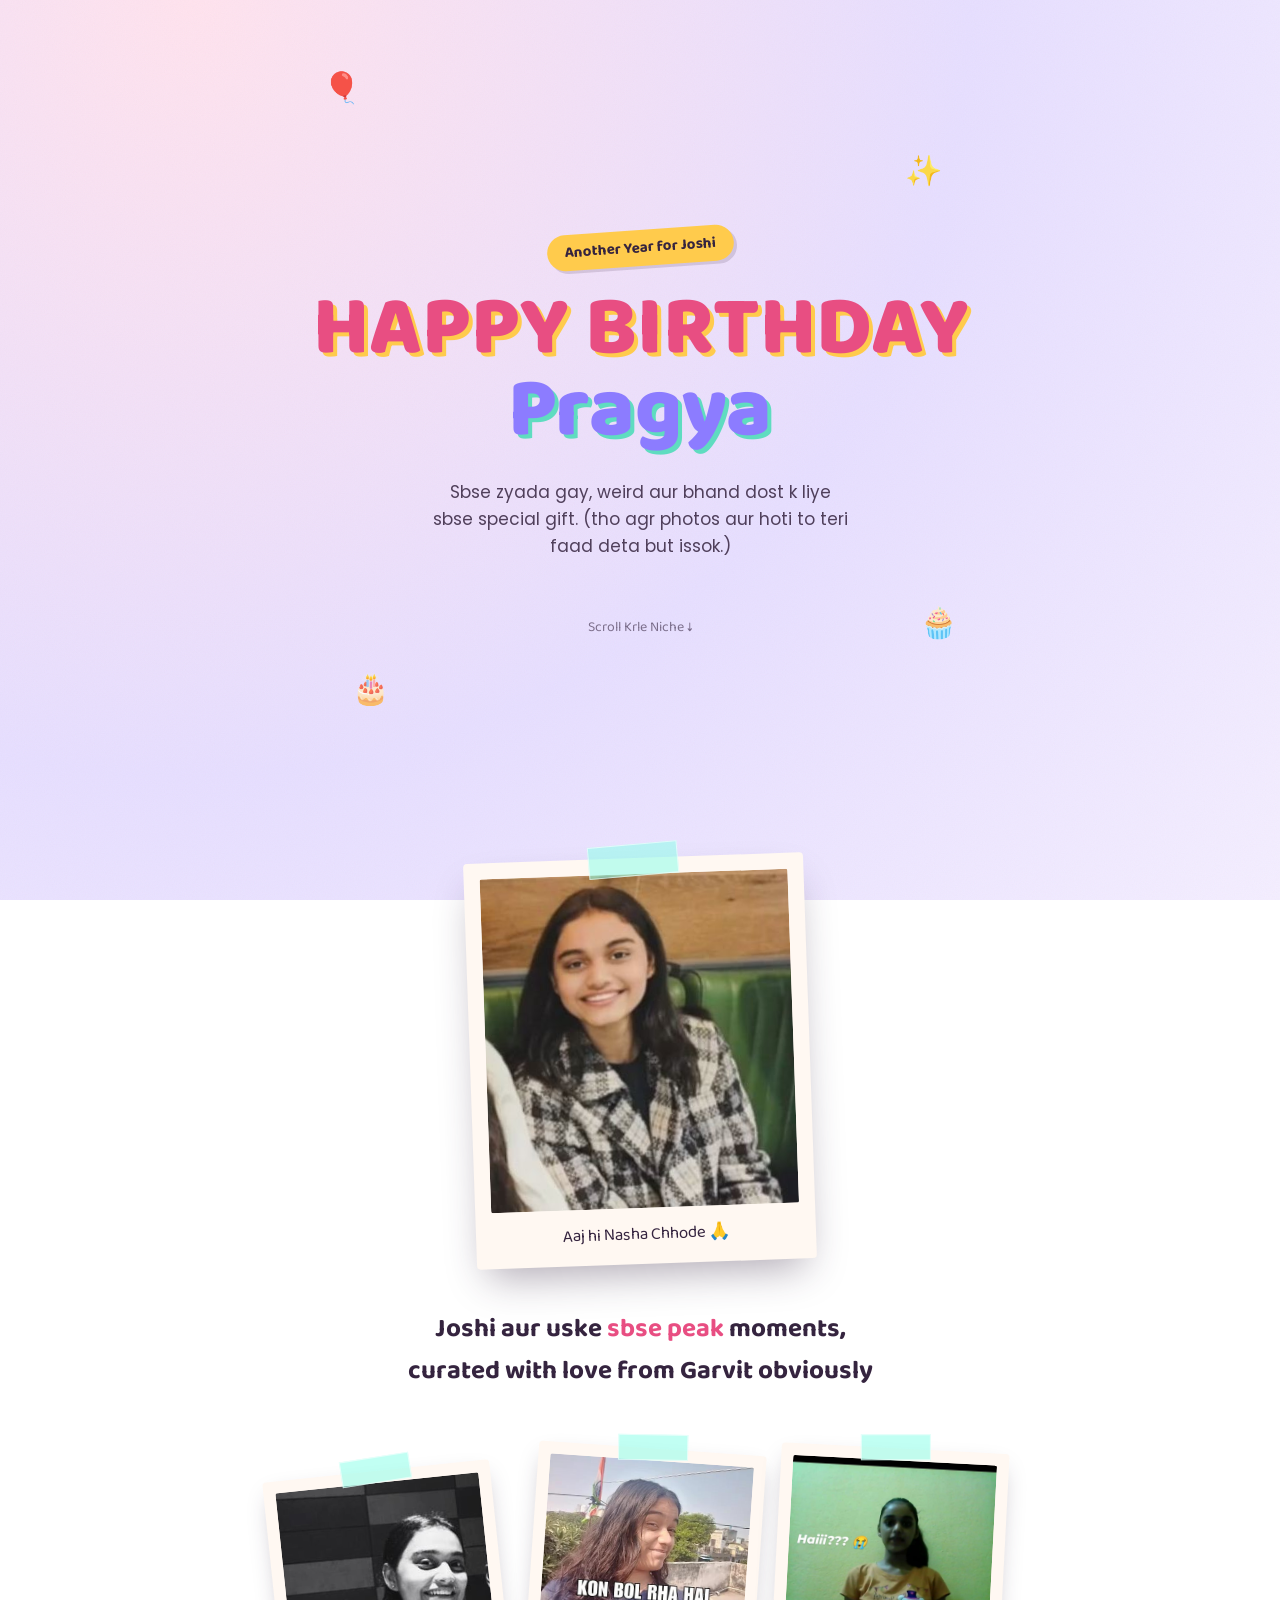
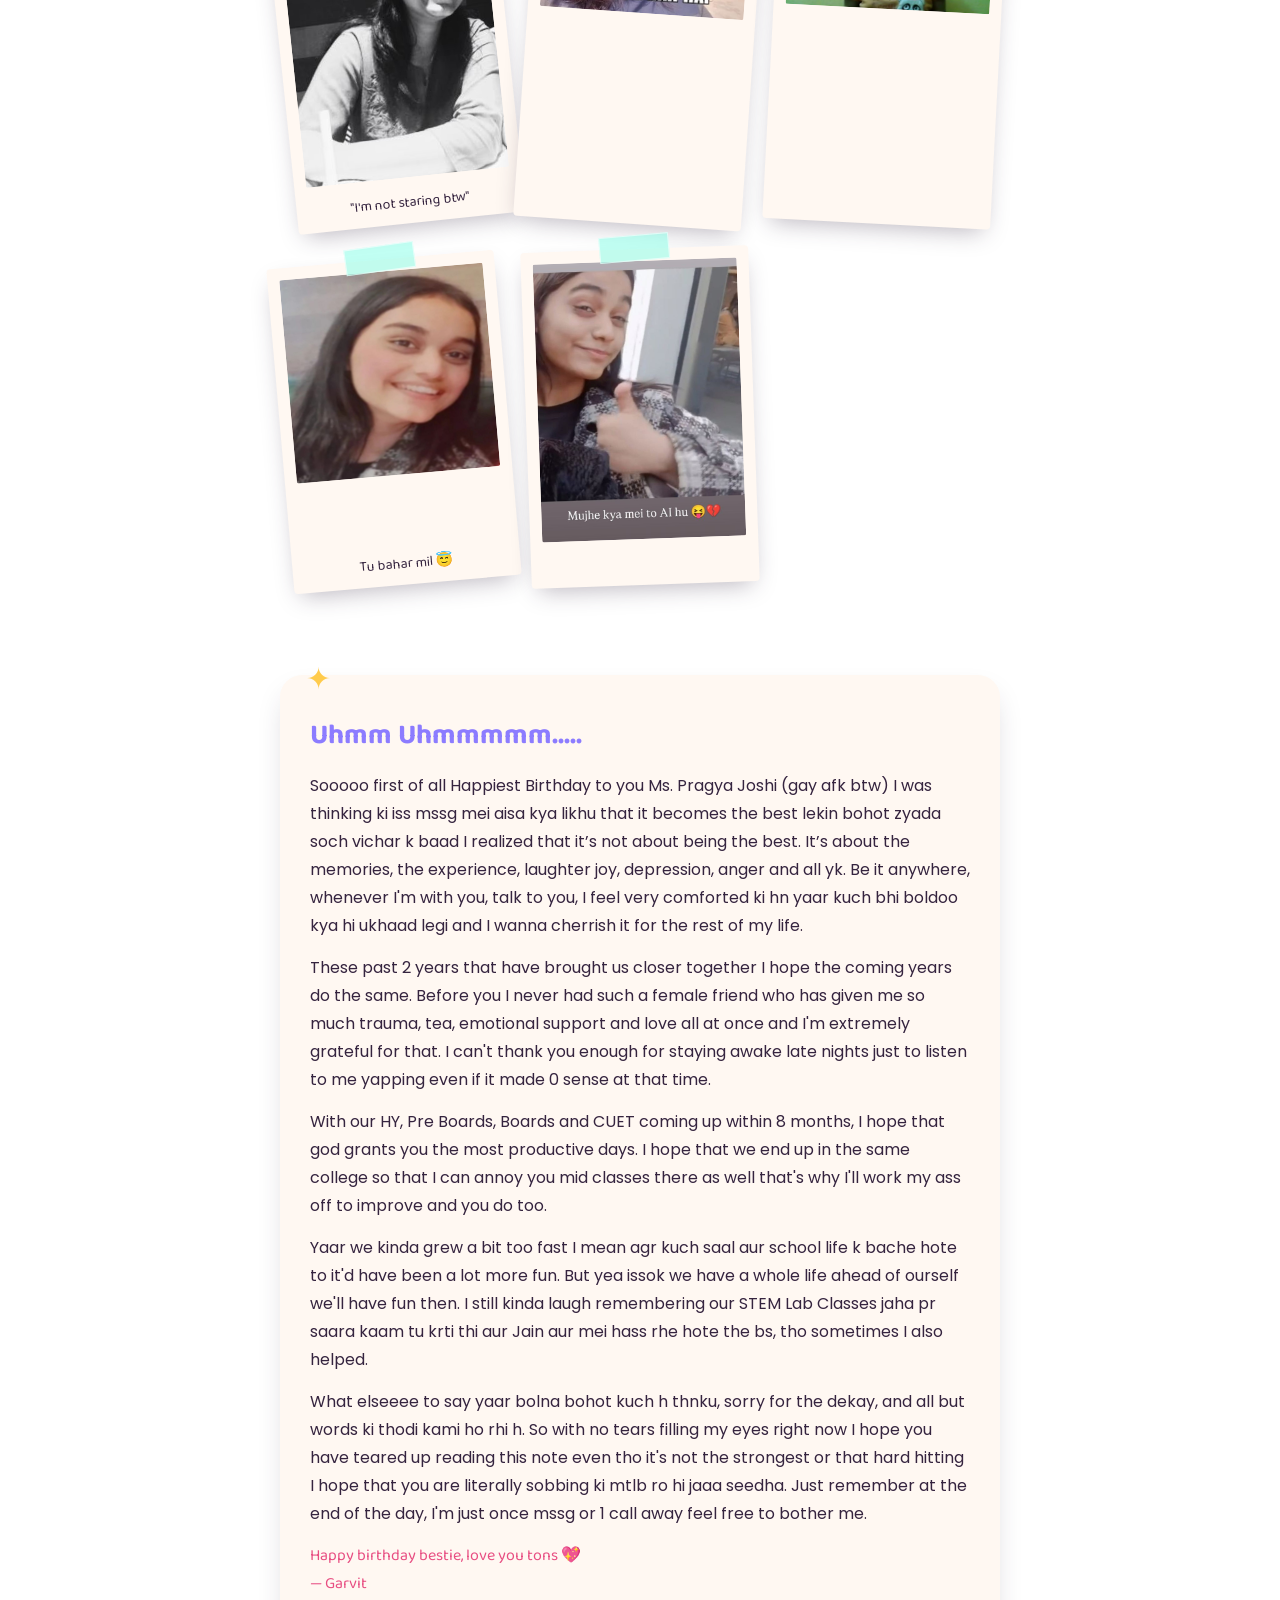
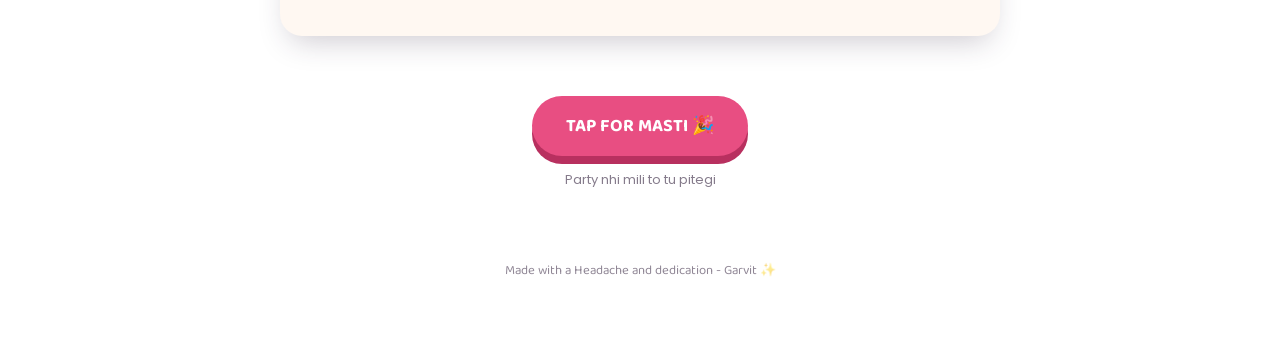
<file: attachments/birthday_card_masti.html>
<!DOCTYPE html>
<html lang="en">
<head>
<meta charset="UTF-8">
<meta name="viewport" content="width=device-width, initial-scale=1.0">
<title>Bhand Joshi Ka Birthday</title>
<link rel="preconnect" href="https://fonts.googleapis.com">
<link href="https://fonts.googleapis.com/css2?family=Baloo+2:wght@500;700;800&family=Poppins:ital,wght@0,400;0,500;0,600;1,500&display=swap" rel="stylesheet">
<style>
  :root{
    --pink: #FF6FA0;
    --pink-deep: #E84E82;
    --violet: #8C7CFF;
    --sun: #FFCB4C;
    --mint: #5FDCC0;
    --cream: #FFF8F2;
    --ink: #35243F;
    --bg1: #FFE3EE;
    --bg2: #E7DFFF;
  }
  *{box-sizing:border-box;}
  html{scroll-behavior:smooth;}
  body{
    margin:0;
    font-family:'Poppins',sans-serif;
    color:var(--ink);
    background: radial-gradient(circle at 15% 0%, var(--bg1) 0%, var(--bg2) 55%, #F4EEFF 100%);
    background-attachment: fixed;
    overflow-x:hidden;
    min-height:100vh;
  }
  .noise{
    position:fixed; inset:0; pointer-events:none; z-index:0; opacity:.04;
    background-image:url("data:image/svg+xml,%3Csvg xmlns='http://www.w3.org/2000/svg' width='120' height='120'%3E%3Cfilter id='n'%3E%3CfeTurbulence type='fractalNoise' baseFrequency='0.9' numOctaves='2'/%3E%3C/filter%3E%3Crect width='100%25' height='100%25' filter='url(%23n)'/%3E%3C/svg%3E");
  }

  .stage{position:relative; z-index:1; max-width:760px; margin:0 auto; padding:0 20px 80px;}

  /* HERO */
  .hero{
    min-height:92vh; display:flex; flex-direction:column; align-items:center; justify-content:center;
    text-align:center; padding-top:40px; position:relative;
  }
  .hero .eyebrow-sticker{
    font-family:'Baloo 2', sans-serif; font-weight:700; font-size:15px;
    background:var(--sun); color:var(--ink); padding:6px 18px; border-radius:20px;
    transform:rotate(-4deg); display:inline-block; margin-bottom:22px;
    box-shadow:3px 3px 0 rgba(53,36,63,.15);
  }
  .hero h1{
    font-family:'Baloo 2', sans-serif; font-weight:800;
    font-size:clamp(42px, 12vw, 84px); line-height:0.98; margin:0;
    color:var(--pink-deep);
    text-shadow: 4px 4px 0 var(--sun);
  }
  .hero h1 span{display:block; color:var(--violet); text-shadow:4px 4px 0 var(--mint);}
  .hero p.sub{
    font-size:17px; max-width:420px; margin:26px auto 0; opacity:.85; line-height:1.6;
  }
  .scroll-cue{
    margin-top:56px; font-family:'Baloo 2',sans-serif; font-size:14px; opacity:.6;
    animation: bob 1.8s ease-in-out infinite;
  }
  @keyframes bob{0%,100%{transform:translateY(0)}50%{transform:translateY(8px)}}

  .floaty{position:absolute; font-size:30px; user-select:none; opacity:.9;}

  /* SECTION LABELS - no eyebrow caps, just conversational */
  .lead-in{
    text-align:center; max-width:480px; margin:0 auto 46px;
    font-family:'Baloo 2',sans-serif; font-weight:700; font-size:26px; color:var(--ink);
  }
  .lead-in em{font-style:normal; color:var(--pink-deep);}

  /* GALLERY */
  .gallery{
    display:grid; grid-template-columns:repeat(2,1fr); gap:26px 18px;
    padding:10px 0 30px;
  }
  .polaroid{
    background:var(--cream); padding:12px 12px 46px; border-radius:4px;
    box-shadow:0 10px 24px -8px rgba(53,36,63,.35);
    transition: transform .25s ease, box-shadow .25s ease;
    position:relative;
  }
  .polaroid img{width:100%; display:block; border-radius:2px;}
  .polaroid .cap{
    position:absolute; bottom:10px; left:12px; right:12px;
    font-family:'Baloo 2',sans-serif; font-size:14px; text-align:center; color:var(--ink);
  }
  .polaroid:hover{transform:translateY(-6px) rotate(0deg) !important; box-shadow:0 16px 30px -8px rgba(53,36,63,.4);}
  .polaroid:nth-child(1){transform:rotate(-6deg); margin-top:22px;}
  .polaroid:nth-child(2){transform:rotate(4deg);}
  .polaroid:nth-child(3){transform:rotate(3deg);}
  .polaroid:nth-child(4){transform:rotate(-5deg); margin-top:10px;}
  .polaroid:nth-child(5){grid-column:1/-1; max-width:320px; margin:0 auto; transform:rotate(-2deg);}
  .tape{
    position:absolute; top:-14px; left:50%; transform:translateX(-50%) rotate(-3deg);
    width:70px; height:26px; background:rgba(143,255,234,.55); border:1px solid rgba(255,255,255,.6);
  }

  /* FEATURED / MAIN PHOTO */
  .featured{
    display:flex; justify-content:center; margin:8px 0 44px;
  }
  .featured .polaroid{
    max-width:340px; width:80%; padding:16px 16px 56px;
    transform:rotate(-2deg);
    box-shadow:0 20px 40px -12px rgba(53,36,63,.4);
  }
  .featured .polaroid .cap{
    font-size:17px; bottom:16px;
  }
  .featured .tape{width:90px; height:32px;}

  /* MESSAGE CARD */
  .note{
    background:var(--cream); border-radius:22px; padding:38px 30px; margin:60px 0;
    box-shadow:0 14px 30px -10px rgba(53,36,63,.25); position:relative;
  }
  .note::before{
    content:"✦"; position:absolute; top:-18px; left:26px; font-size:30px; color:var(--sun);
  }
  .note h2{
    font-family:'Baloo 2',sans-serif; font-size:28px; margin:0 0 14px; color:var(--violet);
  }
  .note p{font-size:16px; line-height:1.75; margin:0 0 14px;}
  .note p:last-child{margin-bottom:0;}
  .signoff{
    font-family:'Baloo 2',sans-serif; font-size:18px; color:var(--pink-deep); margin-top:20px;
  }

  /* INTERACTIVE BUTTON */
  .press-wrap{text-align:center; margin:50px 0 10px;}
  .press-btn{
    font-family:'Baloo 2',sans-serif; font-weight:700; font-size:18px;
    background:var(--pink-deep); color:#fff; border:none; padding:16px 34px; border-radius:40px;
    cursor:pointer; box-shadow:0 8px 0 #B8305F; transition: transform .1s ease, box-shadow .1s ease;
  }
  .press-btn:active{transform:translateY(6px); box-shadow:0 2px 0 #B8305F;}
  .press-hint{margin-top:14px; font-size:13px; opacity:.6;}

  canvas#confetti{position:fixed; inset:0; pointer-events:none; z-index:50;}

  /* PHOTO POP / MEMORY COLLAGE */
  #photo-pop{
    position:fixed;
    inset:0;
    pointer-events:none;
    z-index:60;
    overflow:hidden;
  }

  .pop-photo{
    position:absolute;
    width:clamp(125px, 19vw, 185px);
    padding:9px 9px 28px;
    background:var(--cream);
    border-radius:5px;
    box-shadow:0 16px 35px rgba(53,36,63,.28);
    opacity:0;
    object-fit:cover;
    aspect-ratio:4/4.8;
    transform-origin:center;
    will-change:transform, opacity;
    animation:photoFly 1.05s cubic-bezier(.17,.89,.32,1.28) forwards;
  }

  .pop-photo::after{
    content:"";
    position:absolute;
    top:-10px;
    left:50%;
    width:58px;
    height:21px;
    transform:translateX(-50%) rotate(-3deg);
    background:rgba(143,255,234,.58);
    border:1px solid rgba(255,255,255,.65);
  }

  @keyframes photoFly{
    0%{
      opacity:0;
      transform:translate(var(--from-x), var(--from-y)) scale(.15) rotate(var(--from-r));
    }
    58%{
      opacity:1;
      transform:translate(var(--mid-x), var(--mid-y)) scale(1.08) rotate(var(--rotation));
    }
    100%{
      opacity:1;
      transform:translate(0,0) scale(1) rotate(var(--rotation));
    }
  }

  .pop-photo.settled{
    animation:photoFloat 3.2s ease-in-out infinite alternate;
    animation-delay:var(--float-delay);
  }

  @keyframes photoFloat{
    from{transform:translate(0,0) rotate(var(--rotation));}
    to{transform:translate(0,-8px) rotate(calc(var(--rotation) + 1.5deg));}
  }

  .photo-pop-close{
    position:absolute;
    right:18px;
    top:18px;
    width:38px;
    height:38px;
    border:0;
    border-radius:50%;
    background:rgba(255,248,242,.92);
    color:var(--ink);
    font-size:22px;
    line-height:1;
    cursor:pointer;
    pointer-events:auto;
    box-shadow:0 6px 18px rgba(53,36,63,.2);
    opacity:0;
    animation:closeIn .4s ease 1.1s forwards;
  }

  @keyframes closeIn{to{opacity:1;}}

  @media (max-width:599px){
    .pop-photo{width:125px; padding:7px 7px 22px;}
    .pop-photo::after{width:46px; height:17px; top:-8px;}
  }

  @media (prefers-reduced-motion: reduce){
    .pop-photo{
      animation:none;
      opacity:1;
      transform:translate(0,0) rotate(var(--rotation));
    }
    .photo-pop-close{animation:none; opacity:1;}
  }


  footer{
    text-align:center; margin-top:70px; font-size:13px; opacity:.55; font-family:'Baloo 2',sans-serif;
  }

  @media (min-width:600px){
    .gallery{grid-template-columns:repeat(3,1fr);}
    .polaroid:nth-child(5), .polaroid:nth-child(6){grid-column:auto; max-width:none; margin:0;}
  }

  @media (prefers-reduced-motion: reduce){
    .floaty, .scroll-cue{animation:none;}
    .polaroid{transition:none;}
  }
</style>
</head>
<body>
<div class="noise"></div>
<canvas id="confetti"></canvas>
<div id="photo-pop" aria-hidden="true"></div>

<div class="stage">

  <section class="hero">
    <span class="floaty" style="top:8%; left:6%;">🎈</span>
    <span class="floaty" style="top:18%; right:8%;">✨</span>
    <span class="floaty" style="bottom:14%; left:10%;">🎂</span>
    <span class="floaty" style="bottom:22%; right:6%;">🧁</span>

    <div class="eyebrow-sticker">Another Year for Joshi</div>
    <h1>HAPPY BIRTHDAY<span>Pragya</span></h1>
    <p class="sub">Sbse zyada gay, weird aur bhand dost k liye sbse special gift. (tho agr photos aur hoti to teri faad deta but issok.)</p>
    <div class="scroll-cue">Scroll Krle Niche ↓</div>
  </section>

  <div class="featured">
    <div class="polaroid"><div class="tape"></div><img src="[data-uri]" alt=""><div class="cap">Aaj hi Nasha Chhode 🙏</div></div>
  </div>

  <p class="lead-in">Joshi aur uske <em>sbse peak</em> moments, curated with love from Garvit obviously</p>

  <div class="gallery">
    <div class="polaroid"><div class="tape"></div><img src="[data-uri]" alt=""><div class="cap"> "I'm not staring btw" </div></div>
    <div class="polaroid"><div class="tape"></div><img src="[data-uri]" alt=""></div>
    <div class="polaroid"><div class="tape"></div><img src="[data-uri]" alt=""></div>
    <div class="polaroid"><div class="tape"></div><img src="[data-uri]" alt=""><div class="cap">Tu bahar mil 😇</div></div>
    <div class="polaroid"><div class="tape"></div><img src="[data-uri]" alt=""></div>
  </div>

  <div class="note">
    <h2>Uhmm Uhmmmmm.....</h2>
    <p>Sooooo first of all Happiest Birthday to you Ms. Pragya Joshi (gay afk btw) I was thinking ki iss mssg mei aisa kya likhu that it becomes the best lekin bohot zyada soch vichar k baad I realized that it’s not about being the best. It’s about the memories, the experience, laughter joy, depression, anger and all yk. Be it anywhere, whenever I'm with you, talk to you, I feel very comforted ki hn yaar kuch bhi boldoo kya hi ukhaad legi and I wanna cherrish it for the rest of my life.</p>
    <p>These past 2 years that have brought us closer together I hope the coming years do the same. Before you I never had such a female friend who has given me so much trauma, tea, emotional support and love all at once and I'm extremely grateful for that. I can't thank you enough for staying awake late nights just to listen to me yapping even if it made 0 sense at that time.</p>
    <p>With our HY, Pre Boards, Boards and CUET coming up within 8 months, I hope that god grants you the most productive days. I hope that we end up in the same college so that I can annoy you mid classes there as well that's why I'll work my ass off to improve and you do too.</p>
    <p>Yaar we kinda grew a bit too fast I mean agr kuch saal aur school life k bache hote to it'd have been a lot more fun. But yea issok we have a whole life ahead of ourself we'll have fun then. I still kinda laugh remembering our STEM Lab Classes jaha pr saara kaam tu krti thi aur Jain aur mei hass rhe hote the bs, tho sometimes I also helped.</p>
    <p>What elseeee to say yaar bolna bohot kuch h thnku, sorry for the dekay, and all but words ki thodi kami ho rhi h. So with no tears filling my eyes right now I hope you have teared up reading this note even tho it's not the strongest or that hard hitting I hope that you are literally sobbing ki mtlb ro hi jaaa seedha. Just remember at the end of the day, I'm just once mssg or 1 call away feel free to bother me.</p>
    <p class="signoff">Happy birthday bestie, love you tons 💖<br>— Garvit</p>
  </div>

  <div class="press-wrap">
    <button class="press-btn" id="confettiBtn">TAP FOR MASTI 🎉</button>
    <div class="press-hint">Party nhi mili to tu pitegi</div>
  </div>

  <footer>Made with a Headache and dedication - Garvit ✨</footer>
</div>

<script>
  const btn = document.getElementById('confettiBtn');
  const canvas = document.getElementById('confetti');
  const ctx = canvas.getContext('2d');
  function resize(){canvas.width = innerWidth; canvas.height = innerHeight;}
  resize(); addEventListener('resize', resize);

  const emojis = ['🎉','🎈','✨','💖','🧁','🎂','🌸','💫'];
  let particles = [];

  function burst(){
    for(let i=0;i<70;i++){
      particles.push({
        x: canvas.width/2 + (Math.random()-0.5)*120,
        y: canvas.height*0.4,
        vx: (Math.random()-0.5)*10,
        vy: Math.random()*-10 - 4,
        g: 0.25 + Math.random()*0.15,
        rot: Math.random()*360,
        vr: (Math.random()-0.5)*10,
        size: 16 + Math.random()*14,
        char: emojis[Math.floor(Math.random()*emojis.length)],
        life: 140
      });
    }
  }

  let reduced = window.matchMedia('(prefers-reduced-motion: reduce)').matches;

  function loop(){
    ctx.clearRect(0,0,canvas.width,canvas.height);
    particles.forEach(p=>{
      p.vy += p.g; p.x += p.vx; p.y += p.vy; p.rot += p.vr; p.life--;
      ctx.save();
      ctx.translate(p.x,p.y);
      ctx.rotate(p.rot*Math.PI/180);
      ctx.font = p.size+'px sans-serif';
      ctx.globalAlpha = Math.max(0, p.life/140);
      ctx.textAlign='center';
      ctx.fillText(p.char,0,0);
      ctx.restore();
    });
    particles = particles.filter(p=>p.life>0 && p.y < canvas.height+50);
    requestAnimationFrame(loop);
  }
  if(!reduced) loop();

  /* Reuse the exact photos already embedded in this card — no extra image files needed. */
  const birthdayPhotos = Array.from(
    document.querySelectorAll('.featured img, .gallery img')
  ).map(img => img.src);

  const photoPop = document.getElementById('photo-pop');

  function popPhotos(){
    photoPop.innerHTML = '';
    photoPop.setAttribute('aria-hidden', 'false');

    const close = document.createElement('button');
    close.className = 'photo-pop-close';
    close.type = 'button';
    close.setAttribute('aria-label', 'Close photo collage');
    close.textContent = '×';
    close.addEventListener('click', closePhotos);
    photoPop.appendChild(close);

    const positions = [
      { left:'7%',  top:'15%', rotation:'-8deg', fromX:'-75vw', fromY:'35vh',  midX:'-18px', midY:'12px' },
      { left:'68%', top:'12%', rotation:'7deg',  fromX:'75vw',  fromY:'-30vh', midX:'16px',  midY:'15px' },
      { left:'38%', top:'18%', rotation:'-3deg', fromX:'0',     fromY:'-55vh', midX:'-4px',  midY:'10px' },
      { left:'12%', top:'57%', rotation:'5deg',  fromX:'-65vw', fromY:'30vh',  midX:'14px',  midY:'-8px' },
      { left:'66%', top:'55%', rotation:'-6deg', fromX:'70vw',  fromY:'28vh',  midX:'-12px', midY:'-10px' },
      { left:'39%', top:'62%', rotation:'4deg',  fromX:'0',     fromY:'55vh',  midX:'3px',   midY:'-12px' }
    ];

    birthdayPhotos.forEach((src, i) => {
      const img = document.createElement('img');
      const pos = positions[i % positions.length];

      img.className = 'pop-photo';
      img.src = src;
      img.alt = 'Birthday memory';
      img.style.left = pos.left;
      img.style.top = pos.top;
      img.style.setProperty('--rotation', pos.rotation);
      img.style.setProperty('--from-x', pos.fromX);
      img.style.setProperty('--from-y', pos.fromY);
      img.style.setProperty('--mid-x', pos.midX);
      img.style.setProperty('--mid-y', pos.midY);
      img.style.setProperty('--float-delay', `${i * -0.45}s`);
      img.style.animationDelay = `${i * 110}ms`;

      photoPop.appendChild(img);

      if(!reduced){
        setTimeout(() => img.classList.add('settled'), 1150 + i * 110);
      }
    });
  }

  function closePhotos(){
    photoPop.innerHTML = '';
    photoPop.setAttribute('aria-hidden', 'true');
  }

  btn.addEventListener('click', ()=>{
    if(!reduced) burst();
    popPhotos();
    if(reduced) btn.textContent = "yayyy 🎉";
  });
</script>
</body>
</html>
</file>
